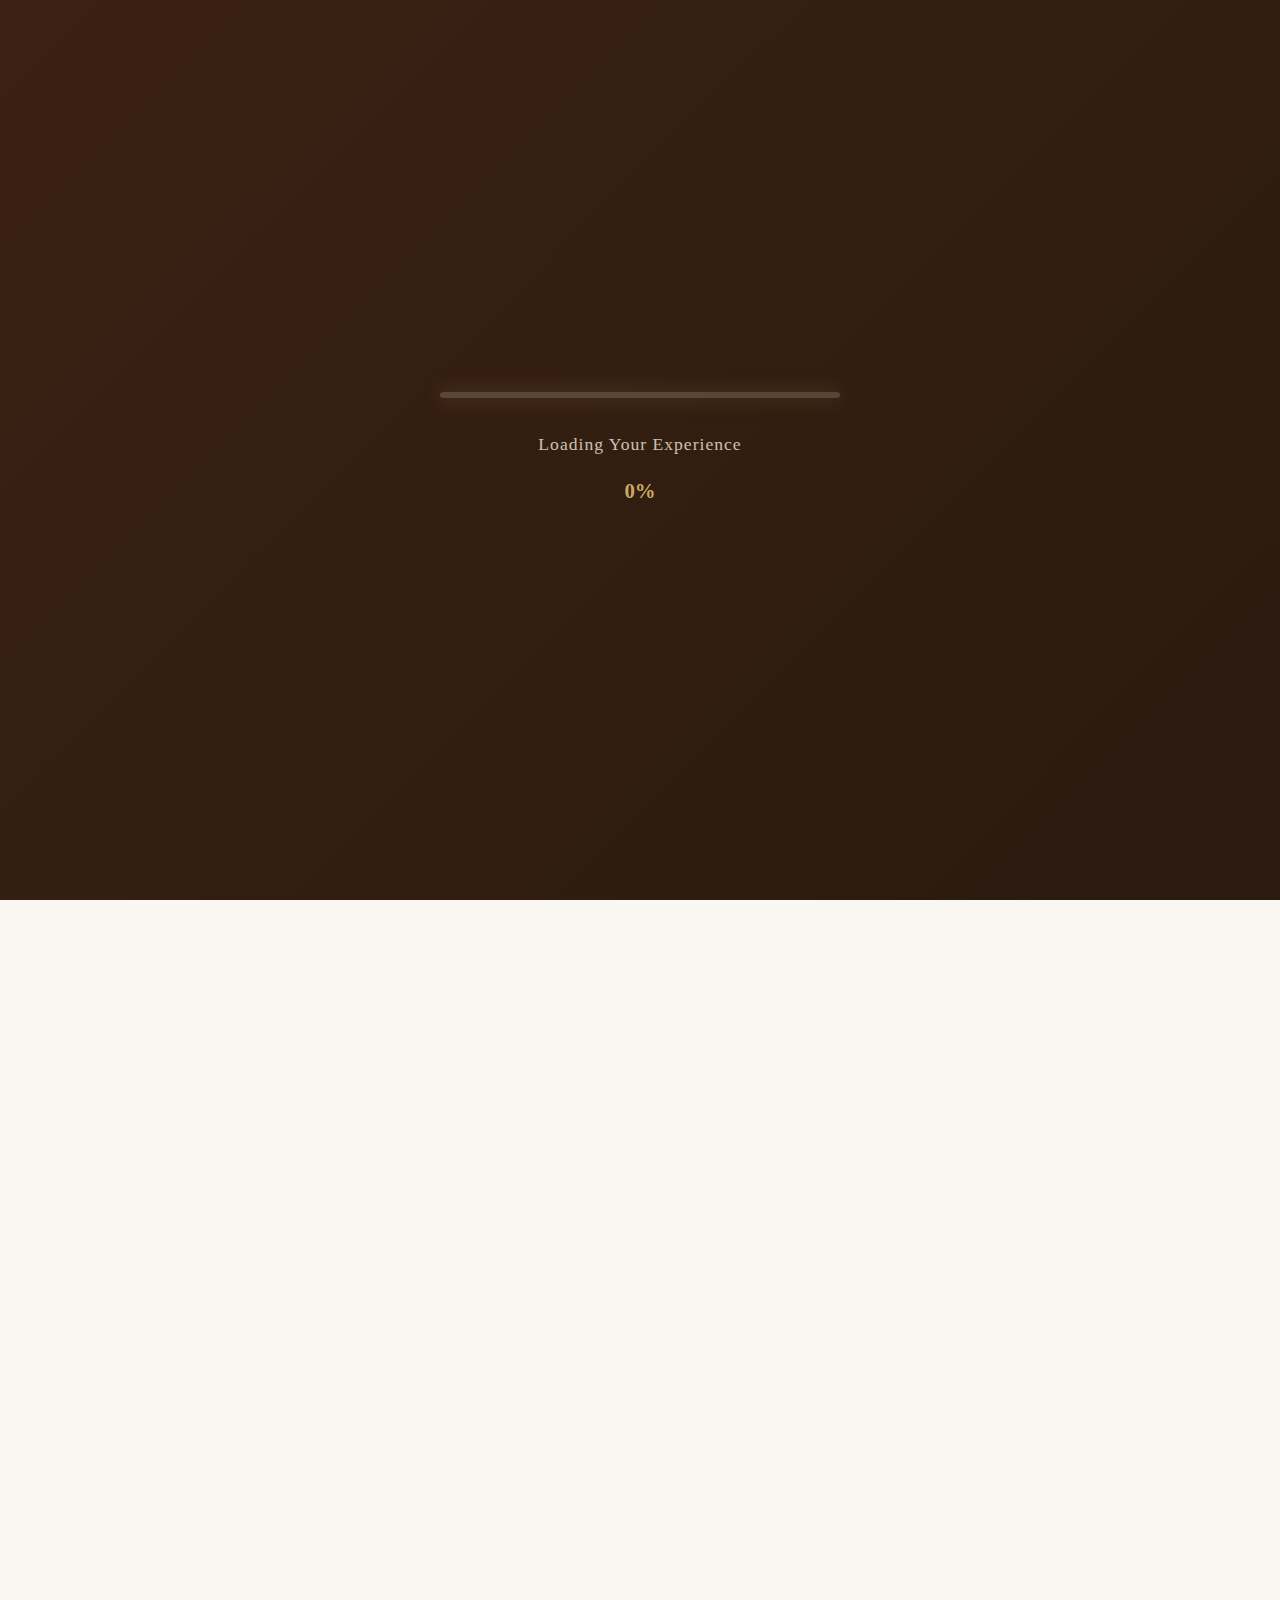
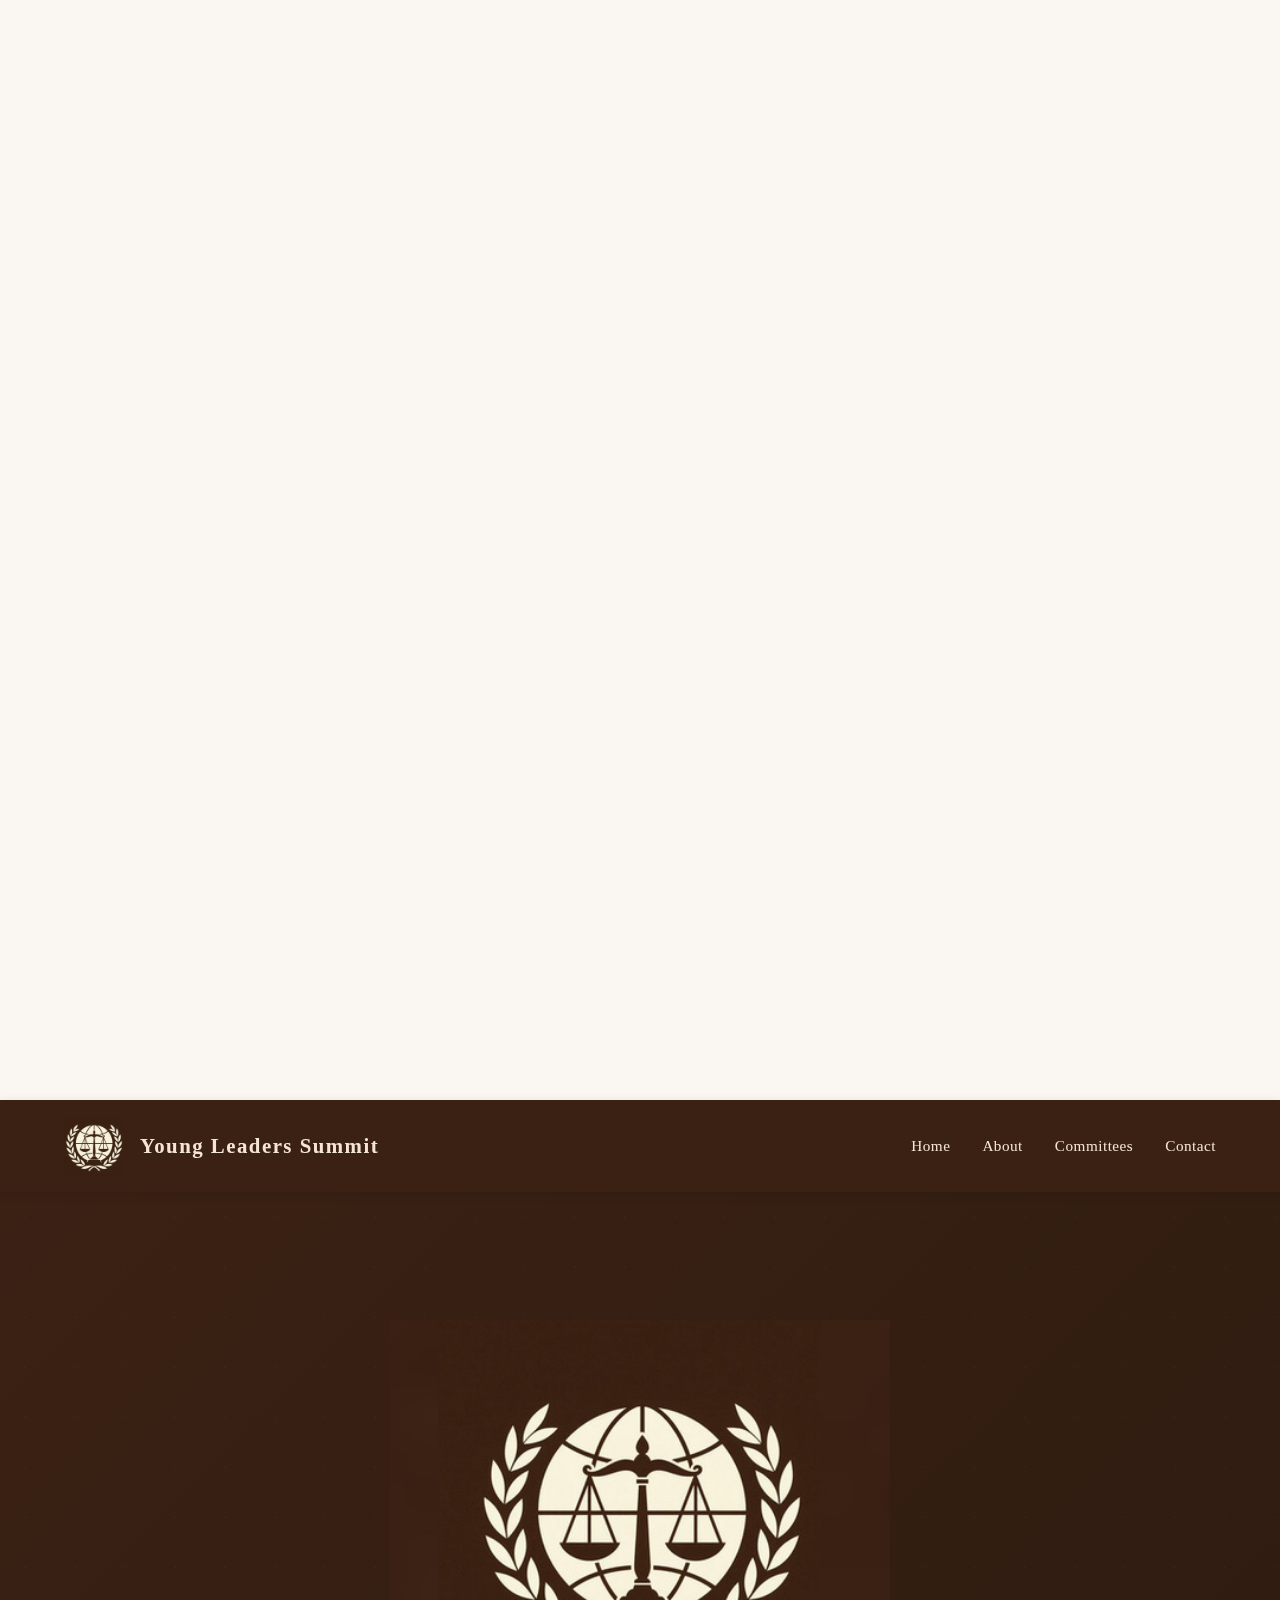
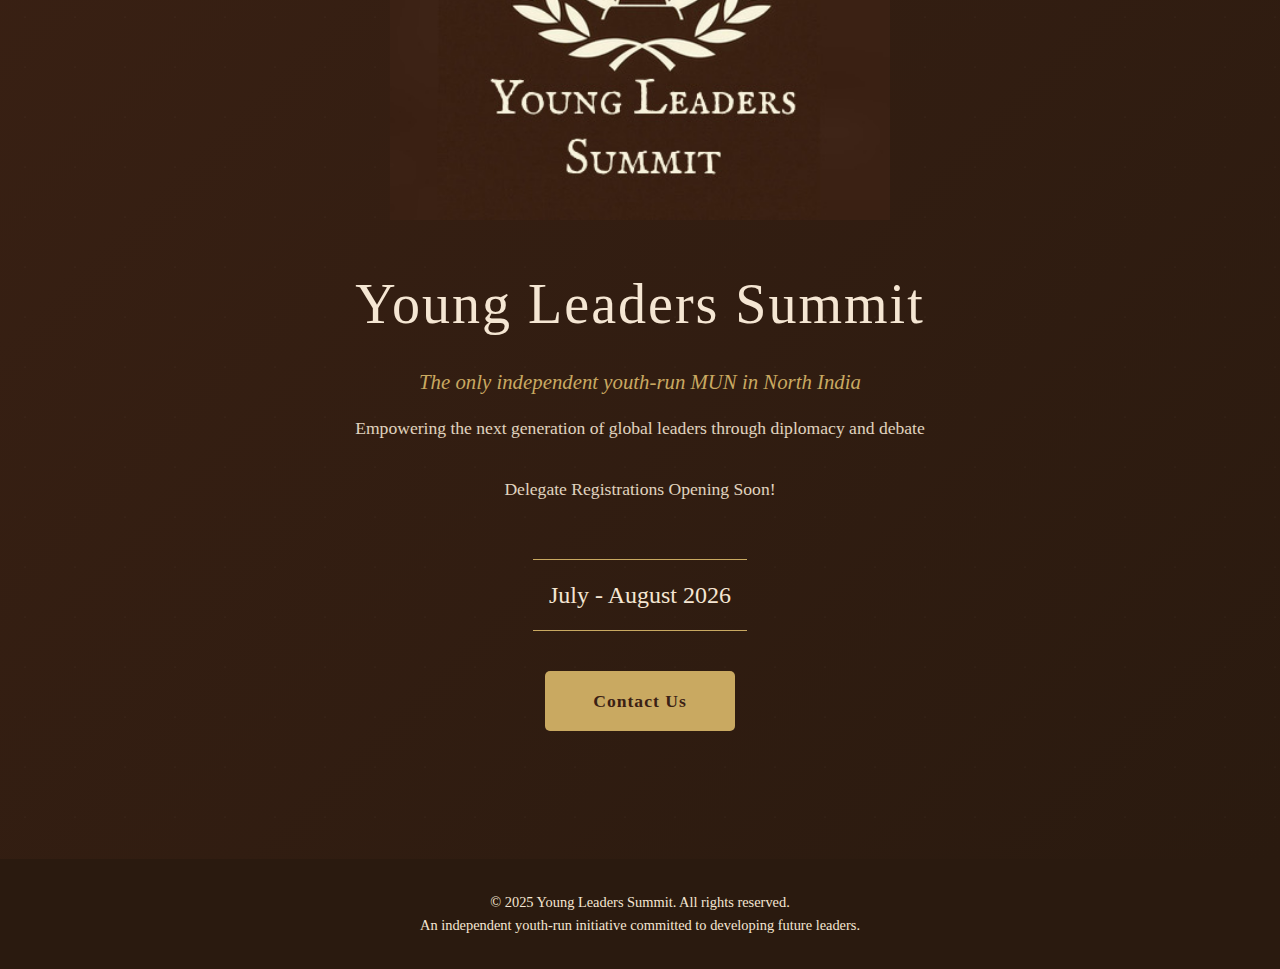
<file: index.html>
<!DOCTYPE html>
<html lang="en">
<head>
    <meta charset="UTF-8">
    <meta name="viewport" content="width=device-width, initial-scale=1.0">
    <title>Young Leaders Summit - Home</title>
    <link rel="icon" type="image/png" href="logo1.png">
    <link rel="stylesheet" href="styles.css">
    <style>
        /* Loading Bar Styles */
        .loading-overlay {
            position: fixed;
            top: 0;
            left: 0;
            width: 100%;
            height: 100%;
            background: linear-gradient(135deg, var(--dark-brown) 0%, #2a1a0f 100%);
            display: flex;
            flex-direction: column;
            justify-content: center;
            align-items: center;
            z-index: 9999;
            transition: opacity 0.8s ease-out;
            opacity: 1;
        }

        .loading-overlay.hidden {
            opacity: 0;
            pointer-events: none;
        }

        .loading-bar-container {
            width: 400px;
            height: 6px;
            background: rgba(245, 230, 211, 0.2);
            border-radius: 10px;
            overflow: hidden;
            box-shadow: 0 0 20px rgba(201, 169, 97, 0.3);
        }

        .loading-bar {
            height: 100%;
            width: 0%;
            background: linear-gradient(90deg, var(--accent-gold) 0%, #e8c47d 100%);
            border-radius: 10px;
            transition: width 0.2s ease;
            box-shadow: 0 0 15px rgba(201, 169, 97, 0.8);
        }

        .loading-text {
            color: var(--light-beige);
            margin-top: 2rem;
            font-size: 1.1rem;
            letter-spacing: 1px;
            opacity: 0.8;
        }

        .loading-percentage {
            color: var(--accent-gold);
            font-weight: 600;
            font-size: 1.3rem;
            margin-top: 1rem;
        }

        @media (max-width: 768px) {
            .loading-bar-container {
                width: 250px;
            }

            .loading-text {
                font-size: 1rem;
            }

            .loading-percentage {
                font-size: 1.1rem;
            }
        }
    </style>
</head>
<body>
    <!-- Loading Overlay -->
    <div class="loading-overlay" id="loadingOverlay">
        <div class="loading-bar-container">
            <div class="loading-bar" id="loadingBar"></div>
        </div>
        <p class="loading-text">Loading Your Experience</p>
        <p class="loading-percentage" id="loadingPercentage">0%</p>
    </div>

    <!-- Invisible Scroll Container for Loading -->
    <div id="scrollContainer" style="height: 300vh;"></div>

    <!-- Navigation -->
    <nav>
        <div class="container">
            <div class="logo-container">
                <img src="logo1.png" alt="Young Leaders Summit Logo" class="logo-img">
                <span class="nav-title">Young Leaders Summit</span>
            </div>
            <ul>
                <li><a href="index.html">Home</a></li>
                <li><a href="about.html">About</a></li>
                <li><a href="committees.html">Committees</a></li>
                <li><a href="contact.html">Contact</a></li>
            </ul>
        </div>
    </nav>

    <!-- Hero Section -->
    <section class="hero">
        <div class="hero-content fade-in-up">
            <img src="logo2.png" alt="Young Leaders Summit Logo" class="hero-logo">
            <h1>Young Leaders Summit</h1>
            <p class="subtitle">The only independent youth-run MUN in North India</p>
            <p class="tagline">Empowering the next generation of global leaders through diplomacy and debate</p>
            <p class="tagline">Delegate Registrations Opening Soon!</p>
            <div class="date">July - August 2026</div>
            <br>
            <a href="contact.html" class="cta-button">Contact Us</a>
        </div>
    </section>

    <!-- Footer -->
    <footer>
        <p>&copy; 2025 Young Leaders Summit. All rights reserved.</p>
        <p>An independent youth-run initiative committed to developing future leaders.</p>
    </footer>
    <script>
        // Loading Bar Functionality
        const loadingOverlay = document.getElementById('loadingOverlay');
        const loadingBar = document.getElementById('loadingBar');
        const loadingPercentage = document.getElementById('loadingPercentage');
        const scrollContainer = document.getElementById('scrollContainer');

        let loadingComplete = false;
        let targetProgress = 0;
        const scrollThreshold = 3; // Need to scroll 3x viewport height to reach 100%

        window.addEventListener('scroll', function() {
            // If loading is already complete, don't update
            if (loadingComplete) {
                return;
            }

            // Calculate scroll percentage based on scroll container
            const scrollProgress = window.pageYOffset / (scrollContainer.scrollHeight - window.innerHeight);

            // Map scroll progress to loading progress (0 to 100%)
            targetProgress = Math.min(scrollProgress * 100, 100);

            // Update loading bar
            loadingBar.style.width = targetProgress + '%';
            loadingPercentage.textContent = Math.round(targetProgress) + '%';

            // Hide overlay when fully loaded
            if (targetProgress >= 100) {
                loadingOverlay.classList.add('hidden');
                loadingComplete = true;
                
                // Scroll to top after overlay fades
                setTimeout(() => {
                    window.scrollTo(0, 0);
                }, 400);
            }
        });

        // Set initial progress
        loadingBar.style.width = '0%';
        loadingPercentage.textContent = '0%';

        // 3D Parallax Scroll Effect
        window.addEventListener('scroll', function() {
            const scrolled = window.pageYOffset;
            const parallaxBg = document.querySelector('.parallax-bg');
            const parallaxContent = document.querySelector('.parallax-content');
            
            if (parallaxBg && parallaxContent) {
                parallaxBg.style.transform = 'translateY(' + (scrolled * 0.5) + 'px)';
                parallaxContent.style.transform = 'translateY(' + (scrolled * 0.3) + 'px) translateZ(0)';
            }
        });

        // Smooth fade-in animations on scroll
        const observerOptions = {
            threshold: 0.1,
            rootMargin: '0px 0px -100px 0px'
        };

        const observer = new IntersectionObserver(function(entries) {
            entries.forEach(entry => {
                if (entry.isIntersecting) {
                    entry.target.classList.add('animate');
                }
            });
        }, observerOptions);

        document.querySelectorAll('.fade-in-up').forEach(element => {
            observer.observe(element);
        });
    </script>
</body>
</html>
</file>
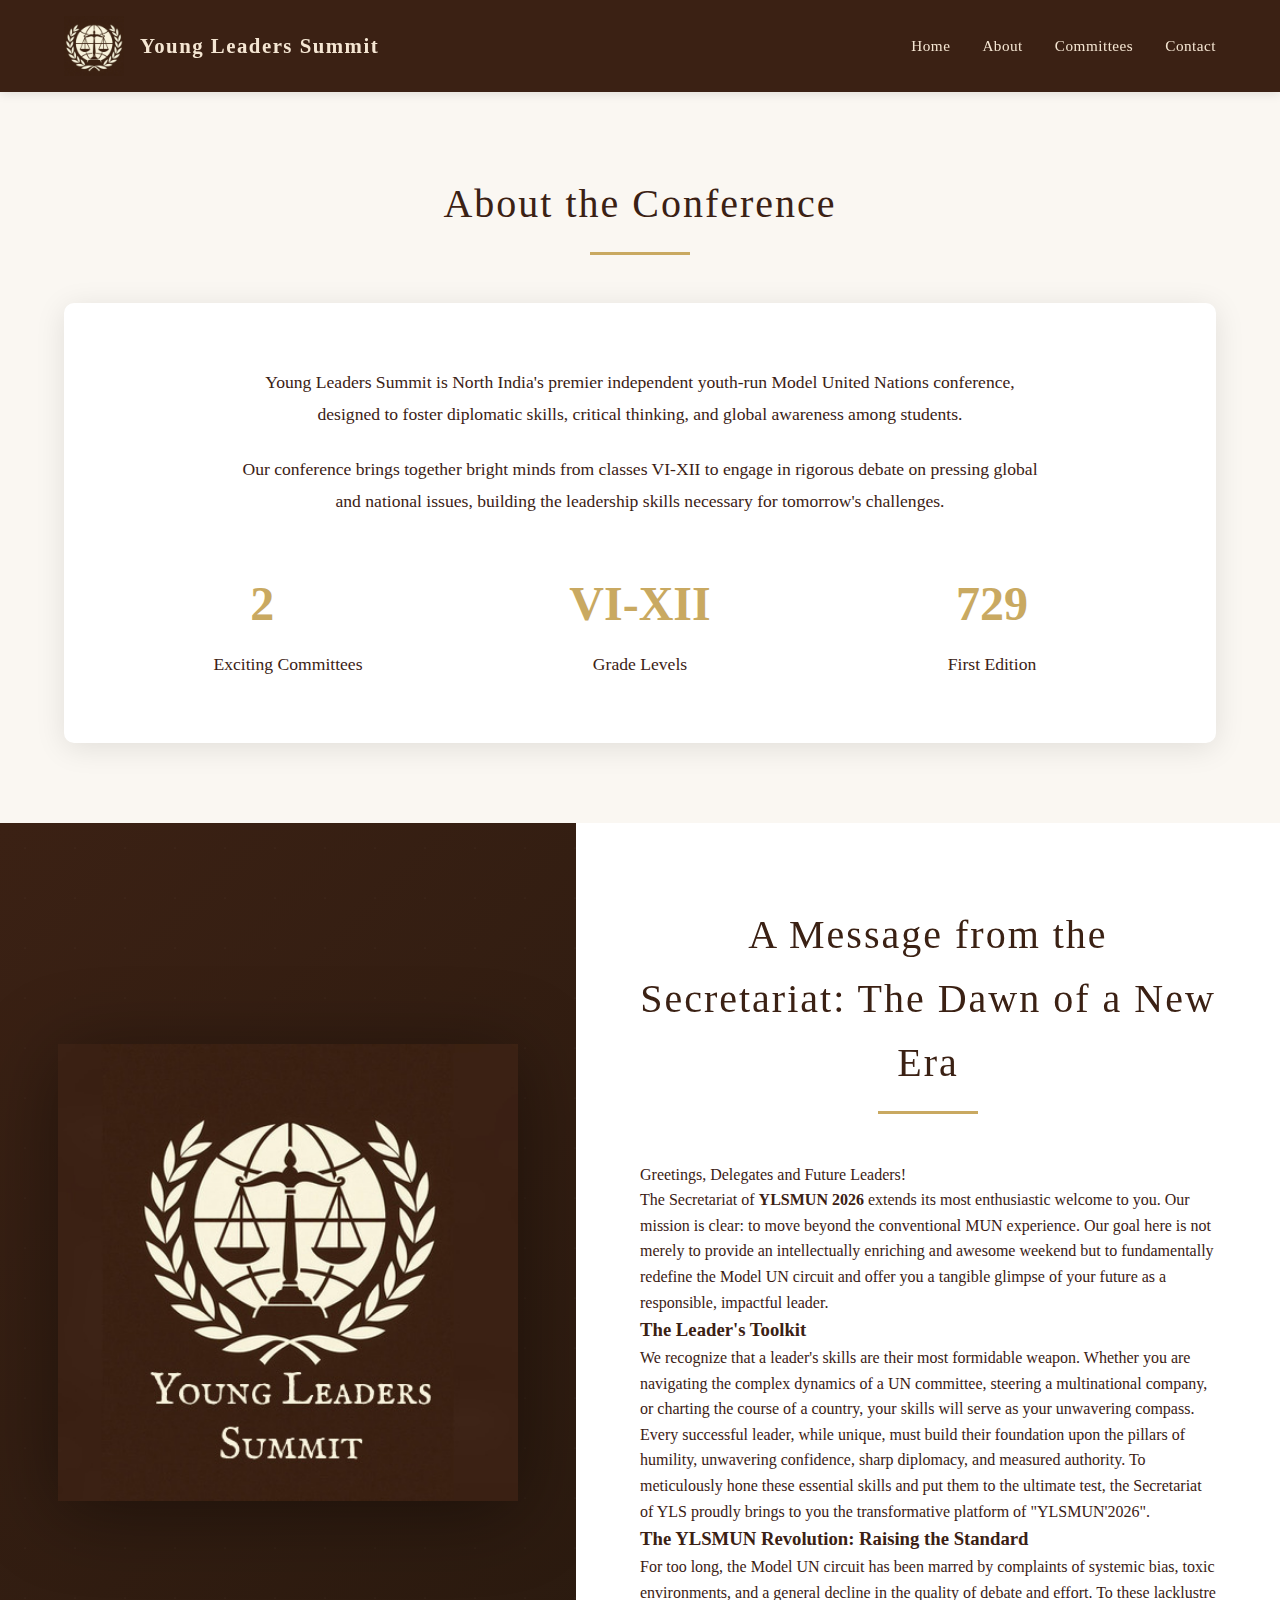
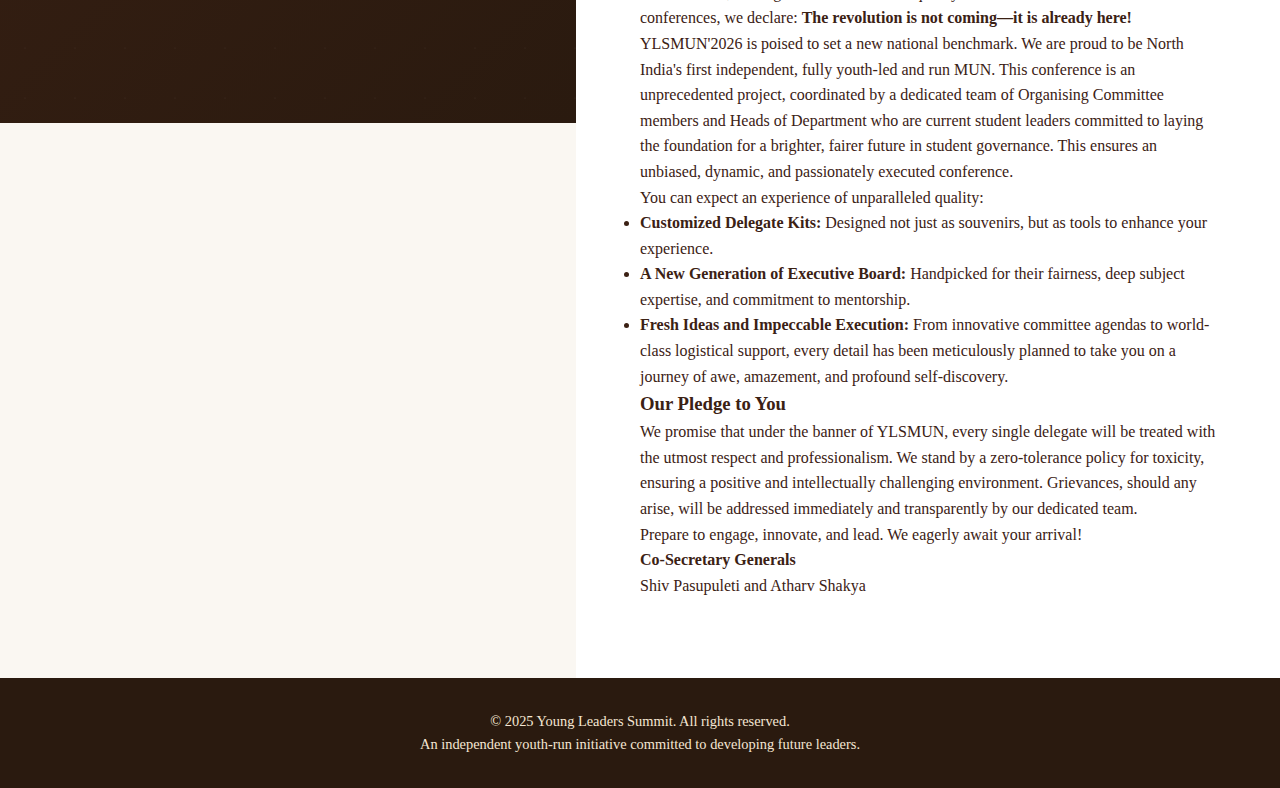
<file: about.html>
<!DOCTYPE html>
<html lang="en">
<head>
    <meta charset="UTF-8">
    <meta name="viewport" content="width=device-width, initial-scale=1.0">
    <title>About - Young Leaders Summit</title>
    <link rel="icon" type="image/png" href="logo1.png">
    <link rel="stylesheet" href="styles.css">
    <style>
        /* Split Screen Styles */
        #secretariat-message {
            padding: 0;
            max-width: 100%;
            background-color: var(--cream);
        }

        .split-container {
            display: flex;
            min-height: 100vh;
            position: relative;
        }

        .split-left {
            flex: 1;
            position: sticky;
            top: 0;
            height: 100vh;
            display: flex;
            align-items: center;
            justify-content: center;
            background: linear-gradient(135deg, var(--dark-brown) 0%, #2a1a0f 100%);
            overflow: hidden;
        }

        .split-left::before {
            content: '';
            position: absolute;
            top: 0;
            left: 0;
            right: 0;
            bottom: 0;
            background-image: url('data:image/svg+xml,<svg width="100" height="100" xmlns="http://www.w3.org/2000/svg"><circle cx="50" cy="50" r="1" fill="%23f5e6d3" opacity="0.1"/></svg>');
            background-size: 50px 50px;
            z-index: 0;
        }

        .parallax-logo {
            width: 80%;
            max-width: 500px;
            height: auto;
            filter: drop-shadow(0 10px 40px rgba(0,0,0,0.4));
            position: relative;
            z-index: 1;
            transition: transform 0.1s ease-out;
        }

        .split-right {
            flex: 1;
            background-color: white;
            padding: 5rem 4rem;
            overflow-y: auto;
        }

        .secretariat-letter-split {
            max-width: 700px;
            margin: 0 auto;
        }

        /* Animated Counter Styles */
        .highlight-number {
            font-size: 3rem;
            color: var(--accent-gold);
            font-weight: bold;
        }

        .counter-plus {
            display: inline-block;
            opacity: 0;
            transform: scale(0);
            transition: all 0.5s ease;
        }

        .counter-plus.show {
            opacity: 1;
            transform: scale(1);
        }

        /* Responsive */
        @media (max-width: 968px) {
            .split-container {
                flex-direction: column;
            }

            .split-left {
                position: relative;
                height: 50vh;
                min-height: 400px;
            }

            .split-right {
                padding: 3rem 2rem;
            }

            .parallax-logo {
                width: 60%;
                max-width: 300px;
            }
        }

        @media (max-width: 768px) {
            .split-right {
                padding: 2rem 1.5rem;
            }
        }
    </style>
</head>
<body>
    <!-- Navigation -->
    <nav>
        <div class="container">
            <div class="logo-container">
                <img src="logo1.png" alt="Young Leaders Summit Logo" class="logo-img">
                <span class="nav-title">Young Leaders Summit</span>
            </div>
            <ul>
                <li><a href="index.html">Home</a></li>
                <li><a href="about.html">About</a></li>
                <li><a href="committees.html">Committees</a></li>
                <li><a href="contact.html">Contact</a></li>
            </ul>
        </div>
    </nav>

    <!-- About Section -->
    <section id="about">
        <h2 class="fade-in-up">About the Conference</h2>
        <div class="about fade-in-up">
            <div class="about-content">
                <p>Young Leaders Summit is North India's premier independent youth-run Model United Nations conference, designed to foster diplomatic skills, critical thinking, and global awareness among students.</p>
                <p style="margin-top: 1.5rem;">Our conference brings together bright minds from classes VI-XII to engage in rigorous debate on pressing global and national issues, building the leadership skills necessary for tomorrow's challenges.</p>
            </div>
            <div class="about-highlights">
                <div class="highlight fade-in-up delay-1">
                    <div class="highlight-number">
                        <span class="counter" data-target="6">0</span><span class="counter-plus">+1</span>
                    </div>
                    <div class="highlight-text">Exciting Committees</div>
                </div>
                <div class="highlight fade-in-up delay-2">
                    <div class="highlight-number">VI-XII</div>
                    <div class="highlight-text">Grade Levels</div>
                </div>
                <div class="highlight fade-in-up delay-3">
                    <div class="highlight-number">
                        <span class="counter" data-target="2026">2020</span>
                    </div>
                    <div class="highlight-text">First Edition</div>
                </div>
            </div>
        </div>
    </section>

    <!-- Secretariat Message Section - Split Screen -->
    <section id="secretariat-message">
        <div class="split-container">
            <div class="split-left">
                <img src="logo2.png" alt="Young Leaders Summit Logo" class="parallax-logo" id="parallax-logo">
            </div>
            <div class="split-right">
                <div class="secretariat-letter-split">
                    <h2 class="letter-title">A Message from the Secretariat: The Dawn of a New Era</h2>
                    
                    <p class="letter-greeting">Greetings, Delegates and Future Leaders!</p>
                    
                    <div class="letter-content">
                        <p>The Secretariat of <strong>YLSMUN 2026</strong> extends its most enthusiastic welcome to you. Our mission is clear: to move beyond the conventional MUN experience. Our goal here is not merely to provide an intellectually enriching and awesome weekend but to fundamentally redefine the Model UN circuit and offer you a tangible glimpse of your future as a responsible, impactful leader.</p>

                        <h3 class="letter-section-title">The Leader's Toolkit</h3>
                        <p>We recognize that a leader's skills are their most formidable weapon. Whether you are navigating the complex dynamics of a UN committee, steering a multinational company, or charting the course of a country, your skills will serve as your unwavering compass. Every successful leader, while unique, must build their foundation upon the pillars of humility, unwavering confidence, sharp diplomacy, and measured authority. To meticulously hone these essential skills and put them to the ultimate test, the Secretariat of YLS proudly brings to you the transformative platform of "YLSMUN'2026".</p>

                        <h3 class="letter-section-title">The YLSMUN Revolution: Raising the Standard</h3>
                        <p>For too long, the Model UN circuit has been marred by complaints of systemic bias, toxic environments, and a general decline in the quality of debate and effort. To these lacklustre conferences, we declare: <strong>The revolution is not coming—it is already here!</strong></p>
                        
                        <p>YLSMUN'2026 is poised to set a new national benchmark. We are proud to be North India's first independent, fully youth-led and run MUN. This conference is an unprecedented project, coordinated by a dedicated team of Organising Committee members and Heads of Department who are current student leaders committed to laying the foundation for a brighter, fairer future in student governance. This ensures an unbiased, dynamic, and passionately executed conference.</p>
                        
                        <p>You can expect an experience of unparalleled quality:</p>
                        <ul class="letter-list">
                            <li><strong>Customized Delegate Kits:</strong> Designed not just as souvenirs, but as tools to enhance your experience.</li>
                            <li><strong>A New Generation of Executive Board:</strong> Handpicked for their fairness, deep subject expertise, and commitment to mentorship.</li>
                            <li><strong>Fresh Ideas and Impeccable Execution:</strong> From innovative committee agendas to world-class logistical support, every detail has been meticulously planned to take you on a journey of awe, amazement, and profound self-discovery.</li>
                        </ul>

                        <h3 class="letter-section-title">Our Pledge to You</h3>
                        <p>We promise that under the banner of YLSMUN, every single delegate will be treated with the utmost respect and professionalism. We stand by a zero-tolerance policy for toxicity, ensuring a positive and intellectually challenging environment. Grievances, should any arise, will be addressed immediately and transparently by our dedicated team.</p>
                        
                        <p class="letter-closing">Prepare to engage, innovate, and lead. We eagerly await your arrival!</p>

                        <p class="letter-signature"><strong>Co-Secretary Generals</strong><br>Shiv Pasupuleti and Atharv Shakya</p>
                    </div>
                </div>
            </div>
        </div>
    </section>

    <!-- Footer -->
    <footer>
        <p>&copy; 2025 Young Leaders Summit. All rights reserved.</p>
        <p>An independent youth-run initiative committed to developing future leaders.</p>
    </footer>

    <script>
        // Animated Counter
        function animateCounter(element) {
            const target = parseInt(element.getAttribute('data-target'));
            const duration = 2000;
            const increment = target / (duration / 16);
            let current = 0;

            const updateCounter = () => {
                current += increment;
                if (current < target) {
                    element.textContent = Math.floor(current);
                    requestAnimationFrame(updateCounter);
                } else {
                    element.textContent = target;
                    
                    // Show +1 for committees counter
                    const plusElement = element.nextElementSibling;
                    if (plusElement && plusElement.classList.contains('counter-plus')) {
                        setTimeout(() => {
                            plusElement.classList.add('show');
                        }, 200);
                    }
                }
            };

            updateCounter();
        }

        // Parallax effect for logo
        const parallaxLogo = document.getElementById('parallax-logo');
        const splitRight = document.querySelector('.split-right');

        if (splitRight && parallaxLogo) {
            splitRight.addEventListener('scroll', function() {
                const scrolled = splitRight.scrollTop;
                const parallaxSpeed = 0.3;
                parallaxLogo.style.transform = `translateY(${scrolled * parallaxSpeed}px) scale(${1 + scrolled * 0.0001})`;
            });
        }

        // Fade-in animations on scroll
        const observerOptions = {
            threshold: 0.1,
            rootMargin: '0px 0px -100px 0px'
        };

        const observer = new IntersectionObserver(function(entries) {
            entries.forEach(entry => {
                if (entry.isIntersecting) {
                    entry.target.classList.add('animate');
                    
                    // Trigger counter animation
                    const counters = entry.target.querySelectorAll('.counter');
                    counters.forEach(counter => {
                        if (!counter.classList.contains('counted')) {
                            counter.classList.add('counted');
                            animateCounter(counter);
                        }
                    });
                }
            });
        }, observerOptions);

        document.querySelectorAll('.fade-in-up').forEach(element => {
            observer.observe(element);
        });

        // Observe the about highlights for counter animation
        const aboutHighlights = document.querySelector('.about-highlights');
        if (aboutHighlights) {
            observer.observe(aboutHighlights);
        }
    </script>
</body>
</html>
</file>
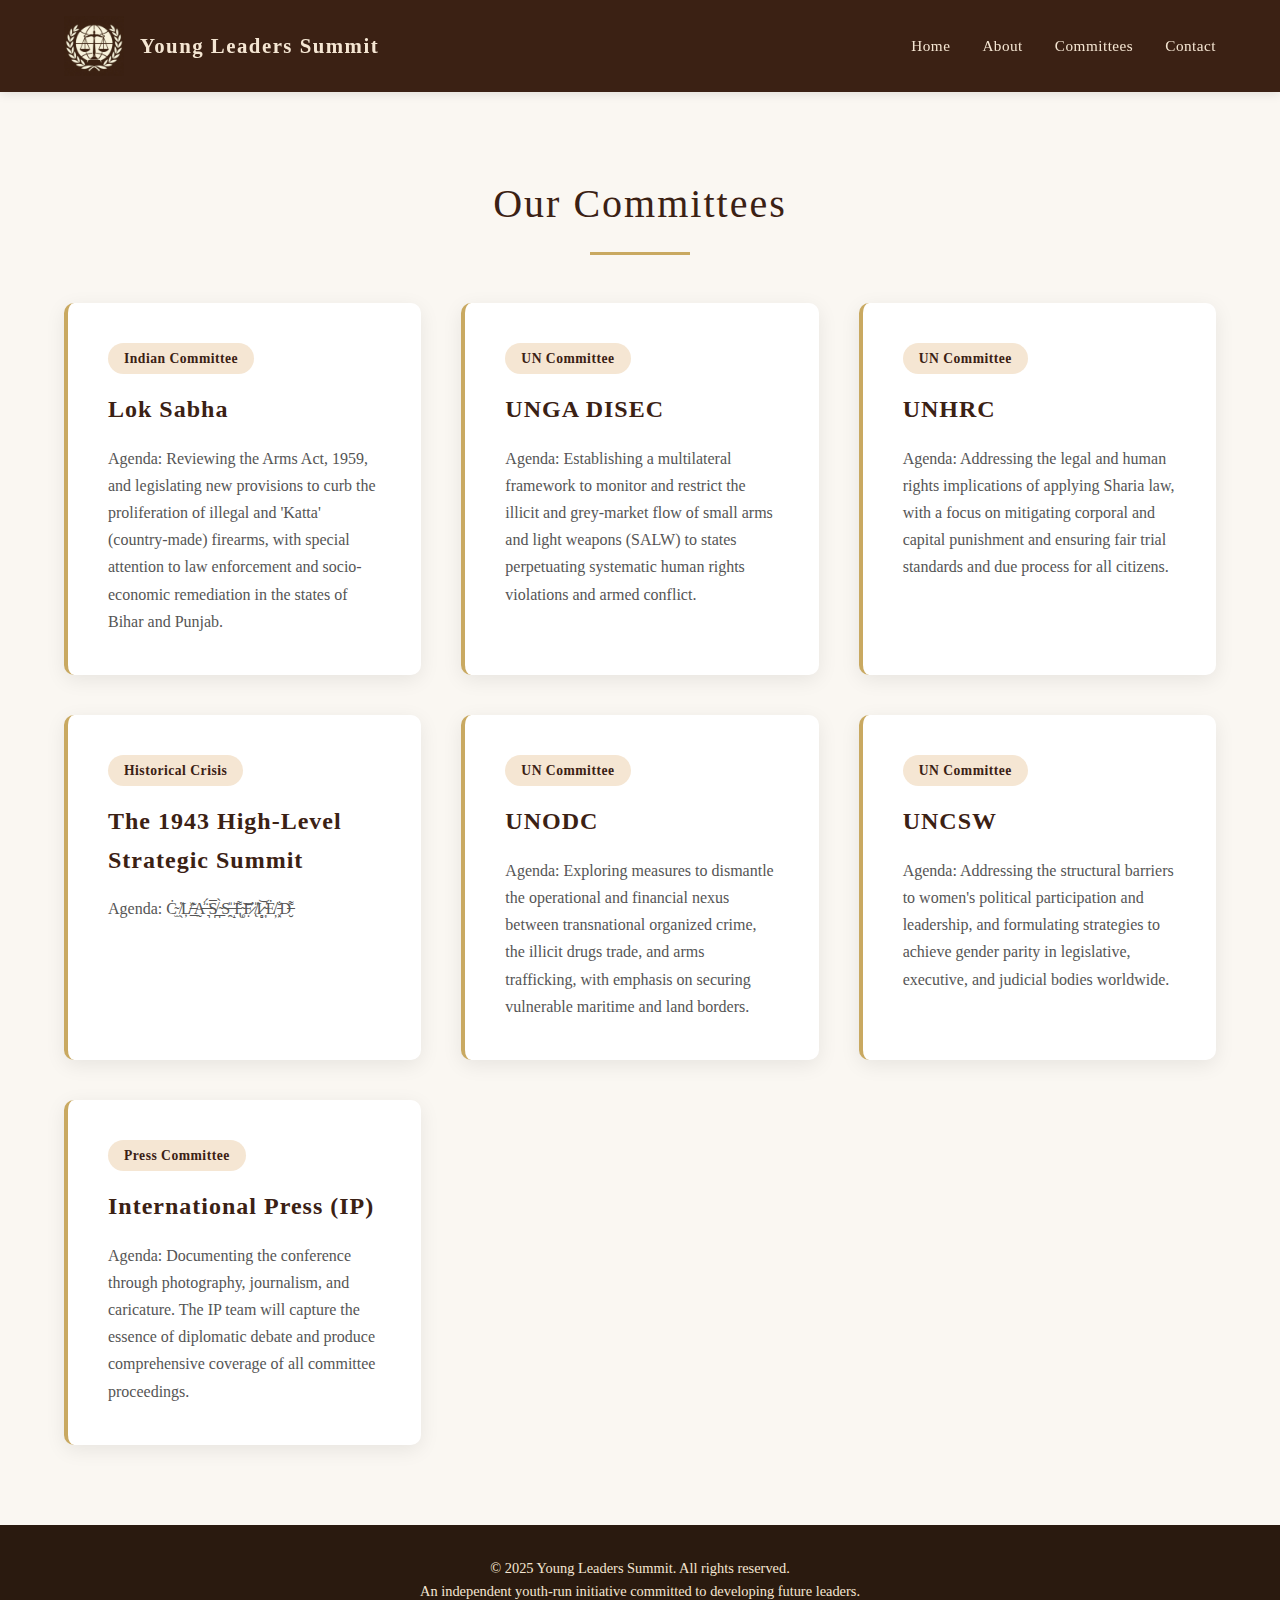
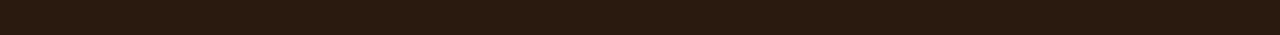
<file: committees.html>
<!DOCTYPE html>
<html lang="en">
<head>
    <meta charset="UTF-8">
    <meta name="viewport" content="width=device-width, initial-scale=1.0">
    <title>Committees - Young Leaders Summit</title>
    <link rel="icon" type="image/png" href="logo1.png">
    <link rel="stylesheet" href="styles.css">
</head>
<body>
    <!-- Navigation -->
    <nav>
        <div class="container">
            <div class="logo-container">
                <img src="logo1.png" alt="Young Leaders Summit Logo" class="logo-img">
                <span class="nav-title">Young Leaders Summit</span>
            </div>
            <ul>
                <li><a href="index.html">Home</a></li>
                <li><a href="about.html">About</a></li>
                <li><a href="committees.html">Committees</a></li>
                <li><a href="contact.html">Contact</a></li>
            </ul>
        </div>
    </nav>

    <!-- Committees Section -->
    <section id="committees">
        <h2>Our Committees</h2>
        <div class="committees-grid">
            <div class="committee-card">
                <span class="committee-type">Indian Committee</span>
                <h3>Lok Sabha</h3>
                <p>Agenda: Reviewing the Arms Act, 1959, and legislating new provisions to curb the proliferation of illegal and 'Katta' (country-made) firearms, with special attention to law enforcement and socio-economic remediation in the states of Bihar and Punjab.</p>
            </div>

            <div class="committee-card">
                <span class="committee-type">UN Committee</span>
                <h3>UNGA DISEC</h3>
                <p>Agenda: Establishing a multilateral framework to monitor and restrict the illicit and grey-market flow of small arms and light weapons (SALW) to states perpetuating systematic human rights violations and armed conflict.</p>
            </div>

            <div class="committee-card">
                <span class="committee-type">UN Committee</span>
                <h3>UNHRC</h3>
                <p>Agenda: Addressing the legal and human rights implications of applying Sharia law, with a focus on mitigating corporal and capital punishment and ensuring fair trial standards and due process for all citizens.</p>
            </div>

            <div class="committee-card">
                <span class="committee-type">Historical Crisis</span>
                <h3>The 1943 High-Level Strategic Summit</h3>
                <p>Agenda: Ċ̴̫ ̸̖̔Ļ̸͗ ̶̲͊A̶̰̾ ̶͉̈́S̸̪̅ ̴̲̀S̵̯̎ ̵̝̍I̵̢͌ ̴̥͝F̷̣̓ ̸̨̎I̷̻͝ ̴͎̕Ė̸̦ ̵͓̐D̶̮͌ </p>
            </div>

            <div class="committee-card">
                <span class="committee-type">UN Committee</span>
                <h3>UNODC</h3>
                <p>Agenda: Exploring measures to dismantle the operational and financial nexus between transnational organized crime, the illicit drugs trade, and arms trafficking, with emphasis on securing vulnerable maritime and land borders.</p>
            </div>

            <div class="committee-card">
                <span class="committee-type">UN Committee</span>
                <h3>UNCSW</h3>
                <p>Agenda: Addressing the structural barriers to women's political participation and leadership, and formulating strategies to achieve gender parity in legislative, executive, and judicial bodies worldwide.</p>
            </div>

            <div class="committee-card">
                <span class="committee-type">Press Committee</span>
                <h3>International Press (IP)</h3>
                <p>Agenda: Documenting the conference through photography, journalism, and caricature. The IP team will capture the essence of diplomatic debate and produce comprehensive coverage of all committee proceedings.</p>
            </div>
        </div>
    </section>

    <!-- Footer -->
    <footer>
        <p>&copy; 2025 Young Leaders Summit. All rights reserved.</p>
        <p>An independent youth-run initiative committed to developing future leaders.</p>
    </footer>
</body>
</html>
</file>
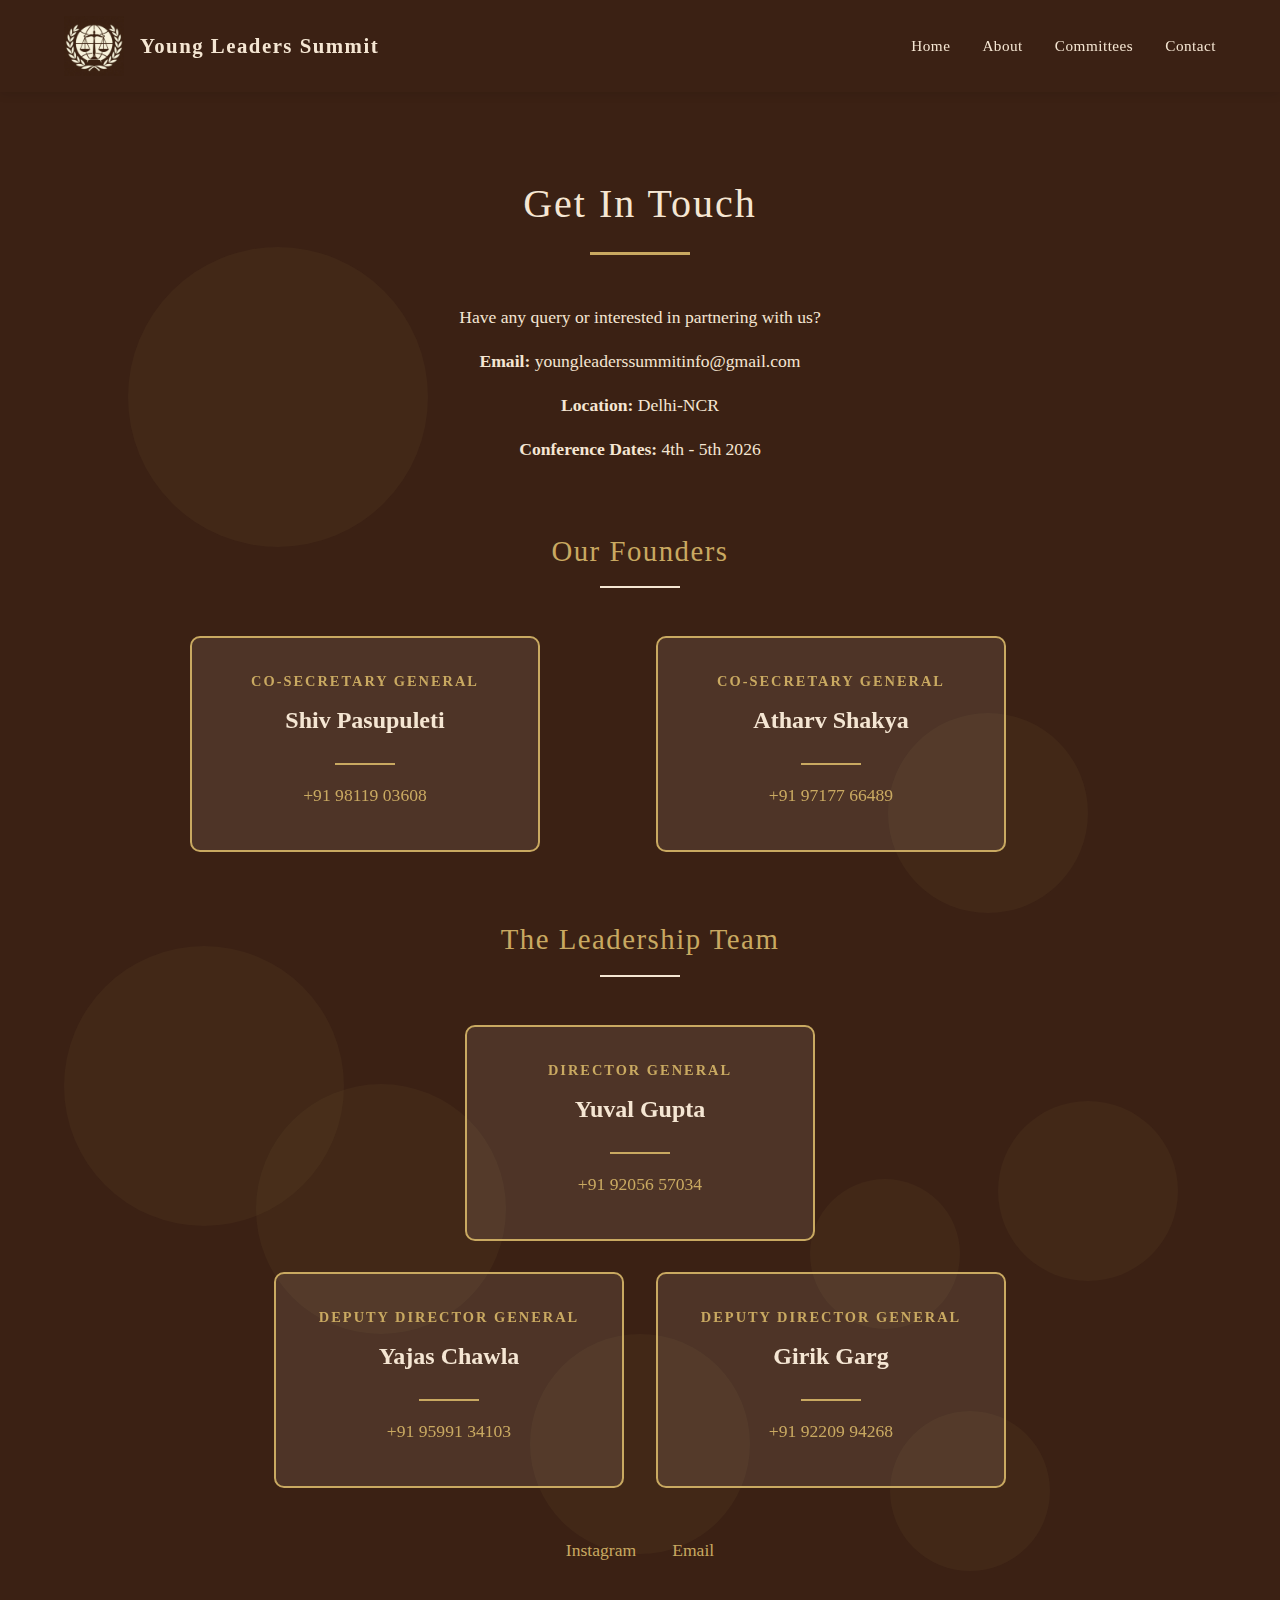
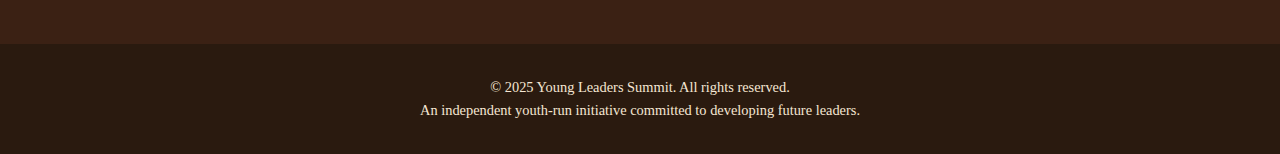
<file: contact.html>
<!DOCTYPE html>
<html lang="en">
<head>
    <meta charset="UTF-8">
    <meta name="viewport" content="width=device-width, initial-scale=1.0">
    <title>Contact - Young Leaders Summit</title>
    <link rel="icon" type="image/png" href="logo1.png">
    <link rel="stylesheet" href="styles.css">
    <style>
        .parallax-container {
            position: relative;
            overflow: hidden;
        }

        .leadership-container {
            max-width: 1200px;
            margin: 3rem auto;
            position: relative;
            z-index: 2;
        }

        .leadership-row {
            display: flex;
            justify-content: center;
            gap: 2rem;
            margin-bottom: 2rem;
        }

        .leadership-row-two {
            display: flex;
            justify-content: center;
            gap: 2rem;
            margin-bottom: 2rem;
        }

        .founders-section {
            max-width: 900px;
            margin: 3rem auto;
            display: grid;
            grid-template-columns: repeat(2, 1fr);
            gap: 2rem;
            position: relative;
            z-index: 2;
        }

        .founder-card {
            width: 100%;
            max-width: 350px;
        }

        .founder-card {
            background: rgba(245, 230, 211, 0.1);
            border: 2px solid var(--accent-gold);
            border-radius: 10px;
            padding: 2rem;
            text-align: center;
            transition: all 0.3s ease;
            transform-style: preserve-3d;
            will-change: transform;
        }

        .founder-card:hover {
            transform: translateY(-5px);
            box-shadow: 0 10px 30px rgba(201, 169, 97, 0.3);
            background: rgba(245, 230, 211, 0.15);
        }

        .founder-title {
            font-size: 0.9rem;
            color: var(--accent-gold);
            text-transform: uppercase;
            letter-spacing: 2px;
            margin-bottom: 0.5rem;
            font-weight: 600;
        }

        .founder-name {
            font-size: 1.5rem;
            color: var(--light-beige);
            margin-bottom: 1.5rem;
            font-weight: 600;
        }

        .founder-contact {
            font-size: 1.1rem;
            color: var(--light-beige);
            margin: 0.5rem 0;
        }

        .founder-contact a {
            color: var(--accent-gold);
            text-decoration: none;
            transition: color 0.3s;
        }

        .founder-contact a:hover {
            color: var(--light-beige);
        }

        .divider {
            width: 60px;
            height: 2px;
            background: var(--accent-gold);
            margin: 1rem auto;
        }

        .section-title {
            font-size: 1.8rem;
            color: var(--accent-gold);
            text-align: center;
            margin: 4rem 0 2rem;
            letter-spacing: 1.5px;
            font-weight: 500;
        }

        .section-title::after {
            content: '';
            display: block;
            width: 80px;
            height: 2px;
            background-color: var(--light-beige);
            margin: 0.8rem auto;
        }

        /* Parallax background layers */
        .parallax-bg-layer {
            position: absolute;
            width: 100%;
            height: 100%;
            top: 0;
            left: 0;
            pointer-events: none;
        }

        .parallax-circle {
            position: absolute;
            border-radius: 50%;
            opacity: 0.05;
            background: var(--accent-gold);
        }

        .parallax-circle-1 {
            width: 300px;
            height: 300px;
            top: 10%;
            left: 10%;
        }

        .parallax-circle-2 {
            width: 200px;
            height: 200px;
            top: 40%;
            right: 15%;
        }

        .parallax-circle-3 {
            width: 250px;
            height: 250px;
            bottom: 20%;
            left: 20%;
        }

        .parallax-circle-4 {
            width: 150px;
            height: 150px;
            top: 70%;
            right: 25%;
        }

        .parallax-circle-5 {
            width: 280px;
            height: 280px;
            top: 55%;
            left: 5%;
        }

        .parallax-circle-6 {
            width: 180px;
            height: 180px;
            top: 65%;
            right: 8%;
        }

        .parallax-circle-7 {
            width: 220px;
            height: 220px;
            top: 80%;
            left: 50%;
            transform: translateX(-50%);
        }

        .parallax-circle-8 {
            width: 160px;
            height: 160px;
            top: 85%;
            right: 18%;
        }

        @media (max-width: 968px) {
            .leadership-row,
            .leadership-row-two {
                flex-direction: column;
                align-items: center;
            }

            .founders-section {
                grid-template-columns: 1fr;
            }

            .founder-card {
                max-width: 100%;
            }
        }

        @media (max-width: 768px) {
            .section-title {
                font-size: 1.5rem;
            }
        }
    </style>
</head>
<body>
    <!-- Navigation -->
    <nav>
        <div class="container">
            <div class="logo-container">
                <img src="logo1.png" alt="Young Leaders Summit Logo" class="logo-img">
                <span class="nav-title">Young Leaders Summit</span>
            </div>
            <ul>
                <li><a href="index.html">Home</a></li>
                <li><a href="about.html">About</a></li>
                <li><a href="committees.html">Committees</a></li>
                <li><a href="contact.html">Contact</a></li>
            </ul>
        </div>
    </nav>

    <!-- Contact Section -->
    <section class="contact parallax-container" style="min-height: 80vh;">
        <!-- Parallax Background Elements -->
        <div class="parallax-bg-layer">
            <div class="parallax-circle parallax-circle-1"></div>
            <div class="parallax-circle parallax-circle-2"></div>
            <div class="parallax-circle parallax-circle-3"></div>
            <div class="parallax-circle parallax-circle-4"></div>
            <div class="parallax-circle parallax-circle-5"></div>
            <div class="parallax-circle parallax-circle-6"></div>
            <div class="parallax-circle parallax-circle-7"></div>
            <div class="parallax-circle parallax-circle-8"></div>
        </div>

        <h2 class="fade-in-up">Get In Touch</h2>
        <div class="contact-info fade-in-up delay-1">
            <p>Have any query or interested in partnering with us?</p>
            <p><strong>Email:</strong> youngleaderssummitinfo@gmail.com</p>
            <p><strong>Location:</strong> Delhi-NCR</p>
            <p><strong>Conference Dates:</strong> 4th - 5th 2026</p>
        </div>

        <!-- Co-Founders Section -->
        <div class="section-title fade-in-up delay-2">Our Founders</div>
        
        <div class="founders-section fade-in-up delay-3">
            <div class="founder-card" data-parallax-speed="0.5">
                <div class="founder-title">Co-Secretary General</div>
                <div class="founder-name">Shiv Pasupuleti</div>
                <div class="divider"></div>
                <div class="founder-contact">
                    <a href="tel:+919811903608">+91 98119 03608</a>
                </div>
            </div>
            <div class="founder-card" data-parallax-speed="0.3">
                <div class="founder-title">Co-Secretary General</div>
                <div class="founder-name">Atharv Shakya</div>
                <div class="divider"></div>
                <div class="founder-contact">
                    <a href="tel:+919717766489">+91 97177 66489</a>
                </div>
            </div>
        </div>

        <!-- Leadership Team Section -->
        <div class="section-title fade-in-up delay-4">The Leadership Team</div>
        
        <div class="leadership-container fade-in-up delay-5">
            <!-- First Row: Yuval (centered) -->
            <div class="leadership-row">
                <div class="founder-card" data-parallax-speed="0.6">
                    <div class="founder-title">Director General</div>
                    <div class="founder-name">Yuval Gupta</div>
                    <div class="divider"></div>
                    <div class="founder-contact">
                        <a href="tel:+919205657034">+91 92056 57034</a>
                    </div>
                </div>
            </div>

            <!-- Second Row: Deputy Director Generals -->
            <div class="leadership-row-two">
                <div class="founder-card" data-parallax-speed="0.4">
                    <div class="founder-title">Deputy Director General</div>
                    <div class="founder-name">Yajas Chawla</div>
                    <div class="divider"></div>
                    <div class="founder-contact">
                        <a href="tel:+919599134103">+91 95991 34103</a>
                    </div>
                </div>
                <div class="founder-card" data-parallax-speed="0.35">
                    <div class="founder-title">Deputy Director General</div>
                    <div class="founder-name">Girik Garg</div>
                    <div class="divider"></div>
                    <div class="founder-contact">
                        <a href="tel:+919220994268">+91 92209 94268</a>
                    </div>
                </div>
            </div>
        </div>

        <div class="social-links fade-in-up delay-6">
            <a href="https://www.instagram.com/young.leaders.summit.india/" target="_blank">Instagram</a>
            <a href="mailto:youngleaderssummitinfo@gmail.com">Email</a>
        </div>
    </section>

    <!-- Footer -->
    <footer>
        <p>&copy; 2025 Young Leaders Summit. All rights reserved.</p>
        <p>An independent youth-run initiative committed to developing future leaders.</p>
    </footer>
    
    <script>
        // Enhanced 3D Parallax Scroll Effect for background elements
        window.addEventListener('scroll', function() {
            const scrolled = window.pageYOffset;
            const parallaxCircles = document.querySelectorAll('.parallax-circle');
            
            parallaxCircles.forEach((circle, index) => {
                const speed = 0.3 + (index * 0.15);
                const yPos = -(scrolled * speed);
                circle.style.transform = `translate3d(0, ${yPos}px, 0)`;
            });
        });

        // Parallax effect for founder cards
        let ticking = false;
        
        window.addEventListener('scroll', function() {
            if (!ticking) {
                window.requestAnimationFrame(function() {
                    const scrolled = window.pageYOffset;
                    const cards = document.querySelectorAll('.founder-card');
                    
                    cards.forEach(card => {
                        const rect = card.getBoundingClientRect();
                        const cardCenter = rect.top + rect.height / 2;
                        const windowCenter = window.innerHeight / 2;
                        const distanceFromCenter = (cardCenter - windowCenter) / windowCenter;
                        const speed = parseFloat(card.dataset.parallaxSpeed) || 0.5;
                        
                        // Calculate parallax offset
                        const offset = distanceFromCenter * 20 * speed;
                        
                        // Only apply if card is in viewport
                        if (rect.top < window.innerHeight && rect.bottom > 0) {
                            card.style.transform = `translateY(${offset}px)`;
                        }
                    });
                    
                    ticking = false;
                });
                
                ticking = true;
            }
        });

        // Smooth fade-in animations on scroll
        const observerOptions = {
            threshold: 0.1,
            rootMargin: '0px 0px -100px 0px'
        };

        const observer = new IntersectionObserver(function(entries) {
            entries.forEach(entry => {
                if (entry.isIntersecting) {
                    entry.target.classList.add('animate');
                }
            });
        }, observerOptions);

        document.querySelectorAll('.fade-in-up').forEach(element => {
            observer.observe(element);
        });

        // Add hover effect for 3D tilt on cards
        document.querySelectorAll('.founder-card').forEach(card => {
            card.addEventListener('mouseenter', function() {
                this.style.transition = 'transform 0.3s ease';
            });
            
            card.addEventListener('mouseleave', function() {
                this.style.transition = 'transform 0.5s ease';
            });
        });
    </script>
</body>
</html>
</file>
<file: styles.css>
* {
margin: 0;
padding: 0;
box-sizing: border-box;
}

:root {
    --dark-brown: #3b2114;
    --light-beige: #f5e6d3;
    --cream: #faf7f2;
    --accent-gold: #c9a961;
}

body {
    font-family: 'Georgia', 'Times New Roman', serif;
    background-color: var(--cream);
    color: var(--dark-brown);
    line-height: 1.6;
}

/* Navigation */
nav {
    background-color: var(--dark-brown);
    padding: 1rem 5%;
    position: sticky;
    top: 0;
    z-index: 1000;
    box-shadow: 0 2px 10px rgba(0,0,0,0.1);
}

nav .container {
    max-width: 1400px;
    margin: 0 auto;
    display: flex;
    justify-content: space-between;
    align-items: center;
    flex-wrap: wrap;
}

.logo-container {
    display: flex;
    align-items: center;
    gap: 1rem;
}

.logo-img {
    width: 60px;
    height: 60px;
    object-fit: contain;
}

.nav-title {
    color: var(--light-beige);
    font-size: 1.3rem;
    font-weight: 600;
    letter-spacing: 1.5px;
}

nav ul {
    display: flex;
    list-style: none;
    gap: 2rem;
    flex-wrap: wrap;
}

nav a {
    color: var(--light-beige);
    text-decoration: none;
    font-size: 0.95rem;
    transition: color 0.3s;
    letter-spacing: 0.5px;
}

nav a:hover {
    color: var(--accent-gold);
}

/* Hero Section */
.hero {
    background: linear-gradient(135deg, var(--dark-brown) 0%, #2a1a0f 100%);
    color: var(--light-beige);
    padding: 8rem 5%;
    text-align: center;
    position: relative;
    overflow: hidden;
    min-height: 80vh;
    display: flex;
    align-items: center;
}

.hero::before {
    content: '';
    position: absolute;
    top: 0;
    left: 0;
    right: 0;
    bottom: 0;
    background-image: url('data:image/svg+xml,<svg width="100" height="100" xmlns="http://www.w3.org/2000/svg"><circle cx="50" cy="50" r="1" fill="%23f5e6d3" opacity="0.1"/></svg>');
    background-size: 50px 50px;
}

.hero-content {
    max-width: 900px;
    margin: 0 auto;
    position: relative;
    z-index: 1;
}

.hero-logo {
    width: 500px;
    height: 500px;
    margin: 0 auto 2rem;
}

.hero h1 {
    font-size: 3.5rem;
    margin-bottom: 1rem;
    letter-spacing: 2px;
    font-weight: 400;
}

.hero .subtitle {
    font-size: 1.3rem;
    margin-bottom: 1rem;
    color: var(--accent-gold);
    font-style: italic;
}

.hero .tagline {
    font-size: 1.1rem;
    margin-bottom: 2rem;
    opacity: 0.9;
}

.hero .date {
    font-size: 1.5rem;
    margin: 1.5rem 0;
    padding: 1rem;
    border-top: 1px solid var(--accent-gold);
    border-bottom: 1px solid var(--accent-gold);
    display: inline-block;
}

.cta-button {
    display: inline-block;
    background-color: var(--accent-gold);
    color: var(--dark-brown);
    padding: 1rem 3rem;
    text-decoration: none;
    font-size: 1.1rem;
    border-radius: 5px;
    transition: all 0.3s;
    margin-top: 1rem;
    font-weight: 600;
    letter-spacing: 1px;
}

.cta-button:hover {
    background-color: var(--light-beige);
    transform: translateY(-2px);
    box-shadow: 0 5px 20px rgba(201,169,97,0.3);
}

/* Section Styling */
section {
    max-width: 1400px;
    margin: 0 auto;
    padding: 5rem 5%;
}

h2 {
    font-size: 2.5rem;
    margin-bottom: 3rem;
    text-align: center;
    color: var(--dark-brown);
    letter-spacing: 2px;
    font-weight: 400;
    position: relative;
}

h2::after {
    content: '';
    display: block;
    width: 100px;
    height: 3px;
    background-color: var(--accent-gold);
    margin: 1rem auto;
}

/* About Section */
.about {
    background-color: white;
    border-radius: 10px;
    padding: 4rem;
    box-shadow: 0 5px 30px rgba(0,0,0,0.1);
}

.about-content {
    max-width: 800px;
    margin: 0 auto;
    text-align: center;
    font-size: 1.1rem;
    line-height: 1.8;
}

.about-highlights {
    display: flex;
    justify-content: space-around;
    margin-top: 3rem;
    flex-wrap: wrap;
    gap: 2rem;
}

.highlight {
    text-align: center;
    flex: 1;
    min-width: 200px;
}

.highlight-number {
    font-size: 3rem;
    color: var(--accent-gold);
    font-weight: bold;
}

.highlight-text {
    font-size: 1.1rem;
    margin-top: 0.5rem;
}

/* Committees Section */
.committees-grid {
    display: grid;
    grid-template-columns: repeat(auto-fit, minmax(350px, 1fr));
    gap: 2.5rem;
    margin-top: 2rem;
}

.committee-card {
    background: white;
    border-radius: 10px;
    padding: 2.5rem;
    box-shadow: 0 5px 20px rgba(0,0,0,0.08);
    transition: all 0.3s;
    border-left: 4px solid var(--accent-gold);
}

.committee-card:hover {
    transform: translateY(-5px);
    box-shadow: 0 10px 30px rgba(0,0,0,0.15);
}

.committee-card h3 {
    font-size: 1.5rem;
    margin-bottom: 1rem;
    color: var(--dark-brown);
    letter-spacing: 1px;
}

.committee-card p {
    font-size: 1rem;
    line-height: 1.7;
    color: #555;
}

.committee-type {
    display: inline-block;
    background-color: var(--light-beige);
    color: var(--dark-brown);
    padding: 0.3rem 1rem;
    border-radius: 20px;
    font-size: 0.85rem;
    margin-bottom: 1rem;
    font-weight: 600;
    letter-spacing: 0.5px;
}

/* Contact Section */
.contact {
    background-color: var(--dark-brown);
    color: var(--light-beige);
    text-align: center;
    padding: 5rem 5%;
}

.contact h2 {
    color: var(--light-beige);
}

.contact-info {
    max-width: 600px;
    margin: 2rem auto;
    font-size: 1.1rem;
}

.contact-info p {
    margin: 1rem 0;
}

.social-links {
    margin-top: 2rem;
}

.social-links a {
    color: var(--accent-gold);
    text-decoration: none;
    font-size: 1.1rem;
    margin: 0 1rem;
    transition: color 0.3s;
}

.social-links a:hover {
    color: var(--light-beige);
}

/* Footer */
footer {
    background-color: #2a1a0f;
    color: var(--light-beige);
    text-align: center;
    padding: 2rem 5%;
    font-size: 0.9rem;
}

/* Responsive */
@media (max-width: 768px) {
    .hero h1 {
        font-size: 2.5rem;
    }

    .hero-logo {
        width: 200px;
        height: 200px;
    }

    nav ul {
        gap: 1rem;
    }

    .committees-grid {
        grid-template-columns: 1fr;
    }

    h2 {
        font-size: 2rem;
    }
}
</file>
